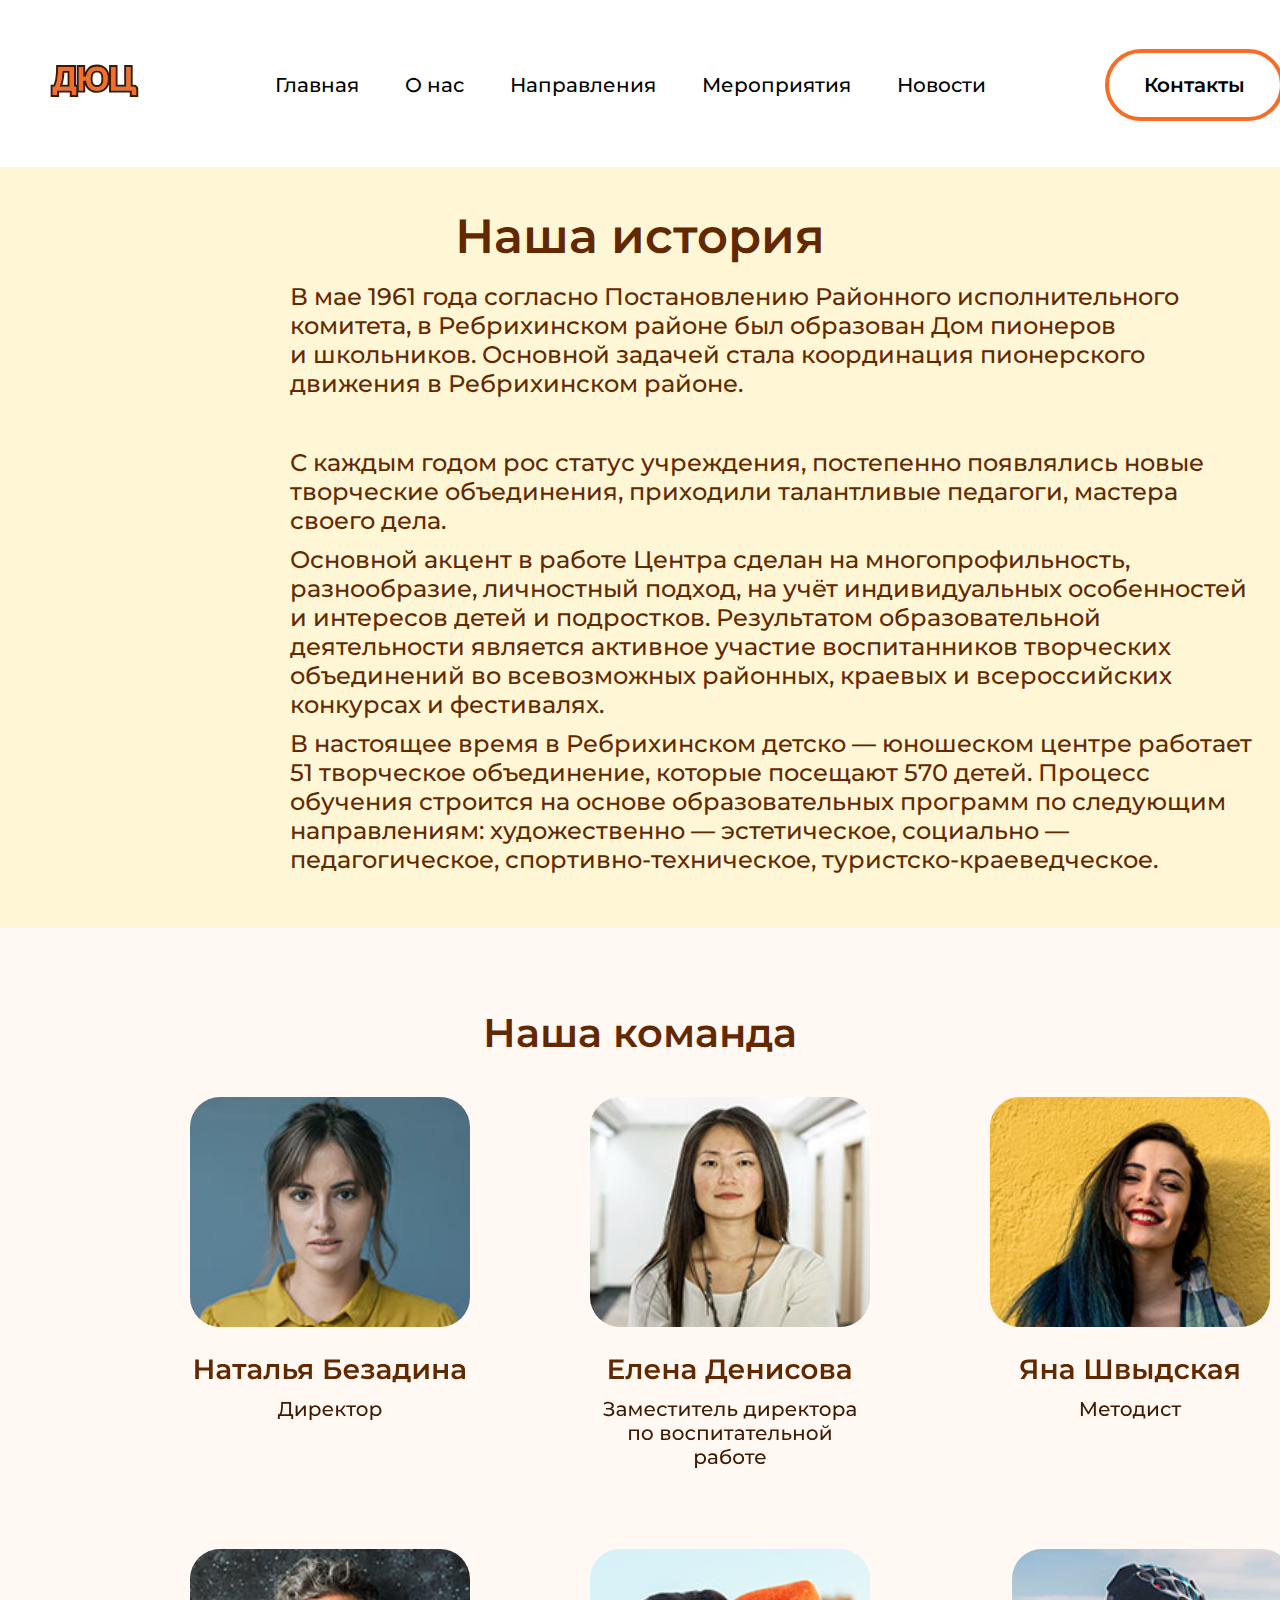
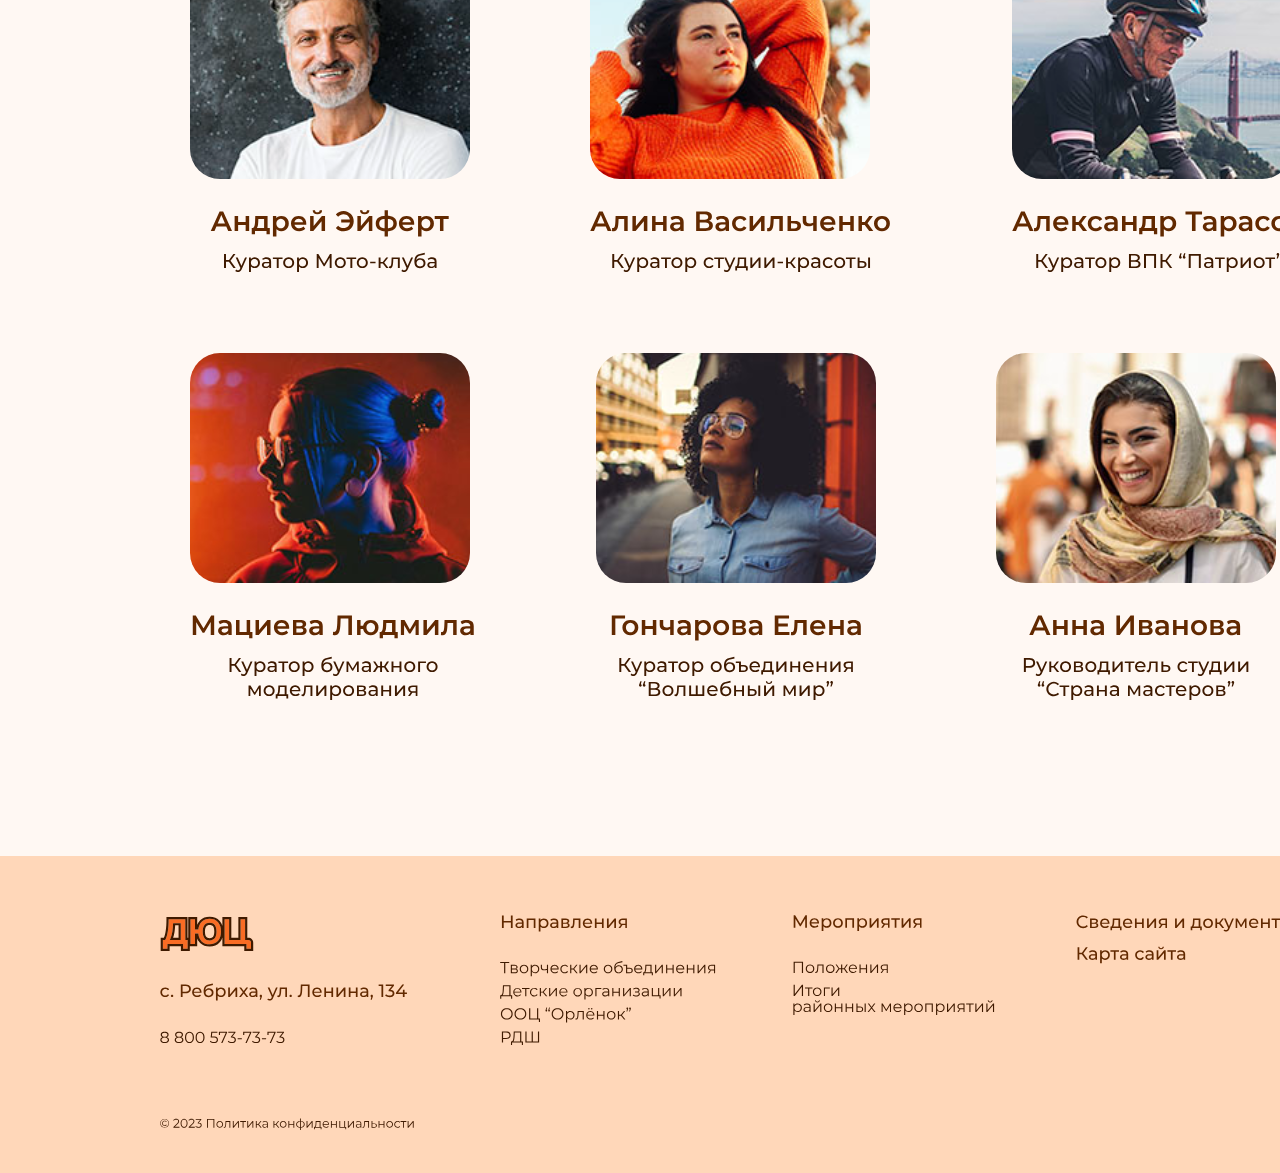
<file: about _us.html>
<!DOCTYPE html>
<html lang="en">

<head>
    <meta charset="UTF-8">
    <meta name="viewport" content="width=device-width, initial-scale=1.0">
    <title>Document</title>
    <link rel="stylesheet" href="about _us.css">
    <link rel="preconnect" href="https://fonts.googleapis.com">
    <link rel="preconnect" href="https://fonts.gstatic.com" crossorigin>
    <link href="https://fonts.googleapis.com/css2?family=Montserrat:wght@500;600&display=swap" rel="stylesheet">
</head>

<body>
    <header class="header">
        <div class="header_wrap">
            <img class="logo" src="./img/Group 17 (1).svg" alt="logo">
            <ul class="menu">
                <li><a class="menu_hover" href="index.html">Главная</li>
                <li><a class="menu_hover" href="about _us.html">О нас</li>
                <li><a class="menu_hover" href="directions.html">Направления</li>
                <li><a class="menu_hover" href="events.html">Мероприятия</li>
                <li><a class="menu_hover" href="#">Новости</li>
            </ul>
            <a class="btn" href="#">Контакты</a>
        </div>
    </header>
    <main class="main">
        <div class="history">
            <h1 class="heading">Наша история</h1>
            <div class="texts">
                <p class="text">В мае 1961 года согласно Постановлению Районного исполнительного комитета,
                    в Ребрихинском
                    районе был образован Дом пионеров и школьников. Основной задачей стала координация пионерского
                    движения
                    в Ребрихинском районе.</p>
                <p class="text1">
                    С каждым годом рос статус учреждения, постепенно появлялись новые творческие объединения, приходили
                    талантливые педагоги, мастера своего дела.</p>
                <p class="text2">
                    Основной акцент в работе Центра сделан на многопрофильность, разнообразие, личностный подход,
                    на учёт
                    индивидуальных особенностей и интересов детей и подростков. Результатом образовательной деятельности
                    является активное участие воспитанников творческих объединений во всевозможных районных, краевых
                    и всероссийских конкурсах и фестивалях.</p>
                <p class="text3">
                    В настоящее время в Ребрихинском детско — юношеском центре работает 51 творческое объединение,
                    которые
                    посещают 570 детей. Процесс обучения строится на основе образовательных программ по следующим
                    направлениям: художественно — эстетическое, социально — педагогическое, спортивно-техническое,
                    туристско-краеведческое.</p>
            </div>

        </div>
        <div class="team">
            <h1 class="team_text">Наша команда</h1>
            <img class="team_img" src="./img/Frame 2667.svg" alt="team">
        </div>
        </div>
    </main>
    <footer class="footer">
        <img src="./img/footer (1).svg" alt="footer">
    </footer>
</body>

</html>
</file>
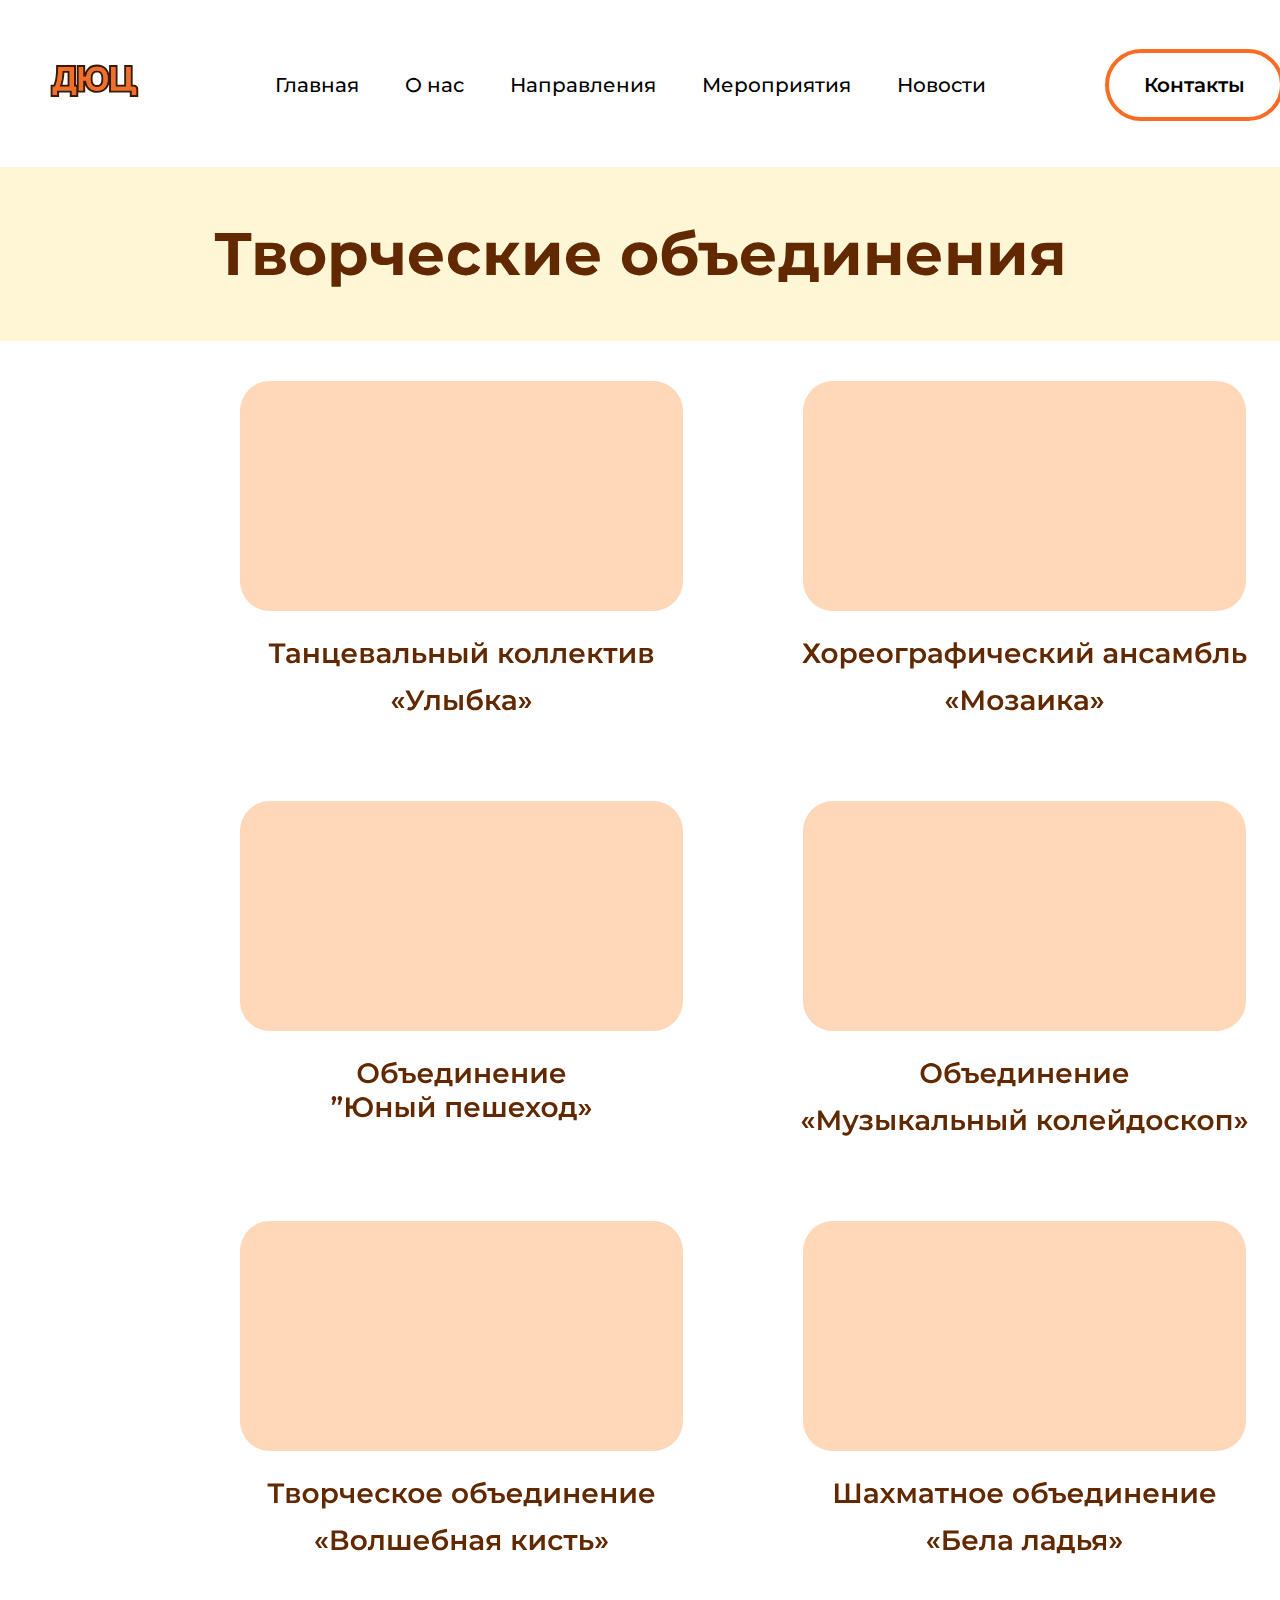
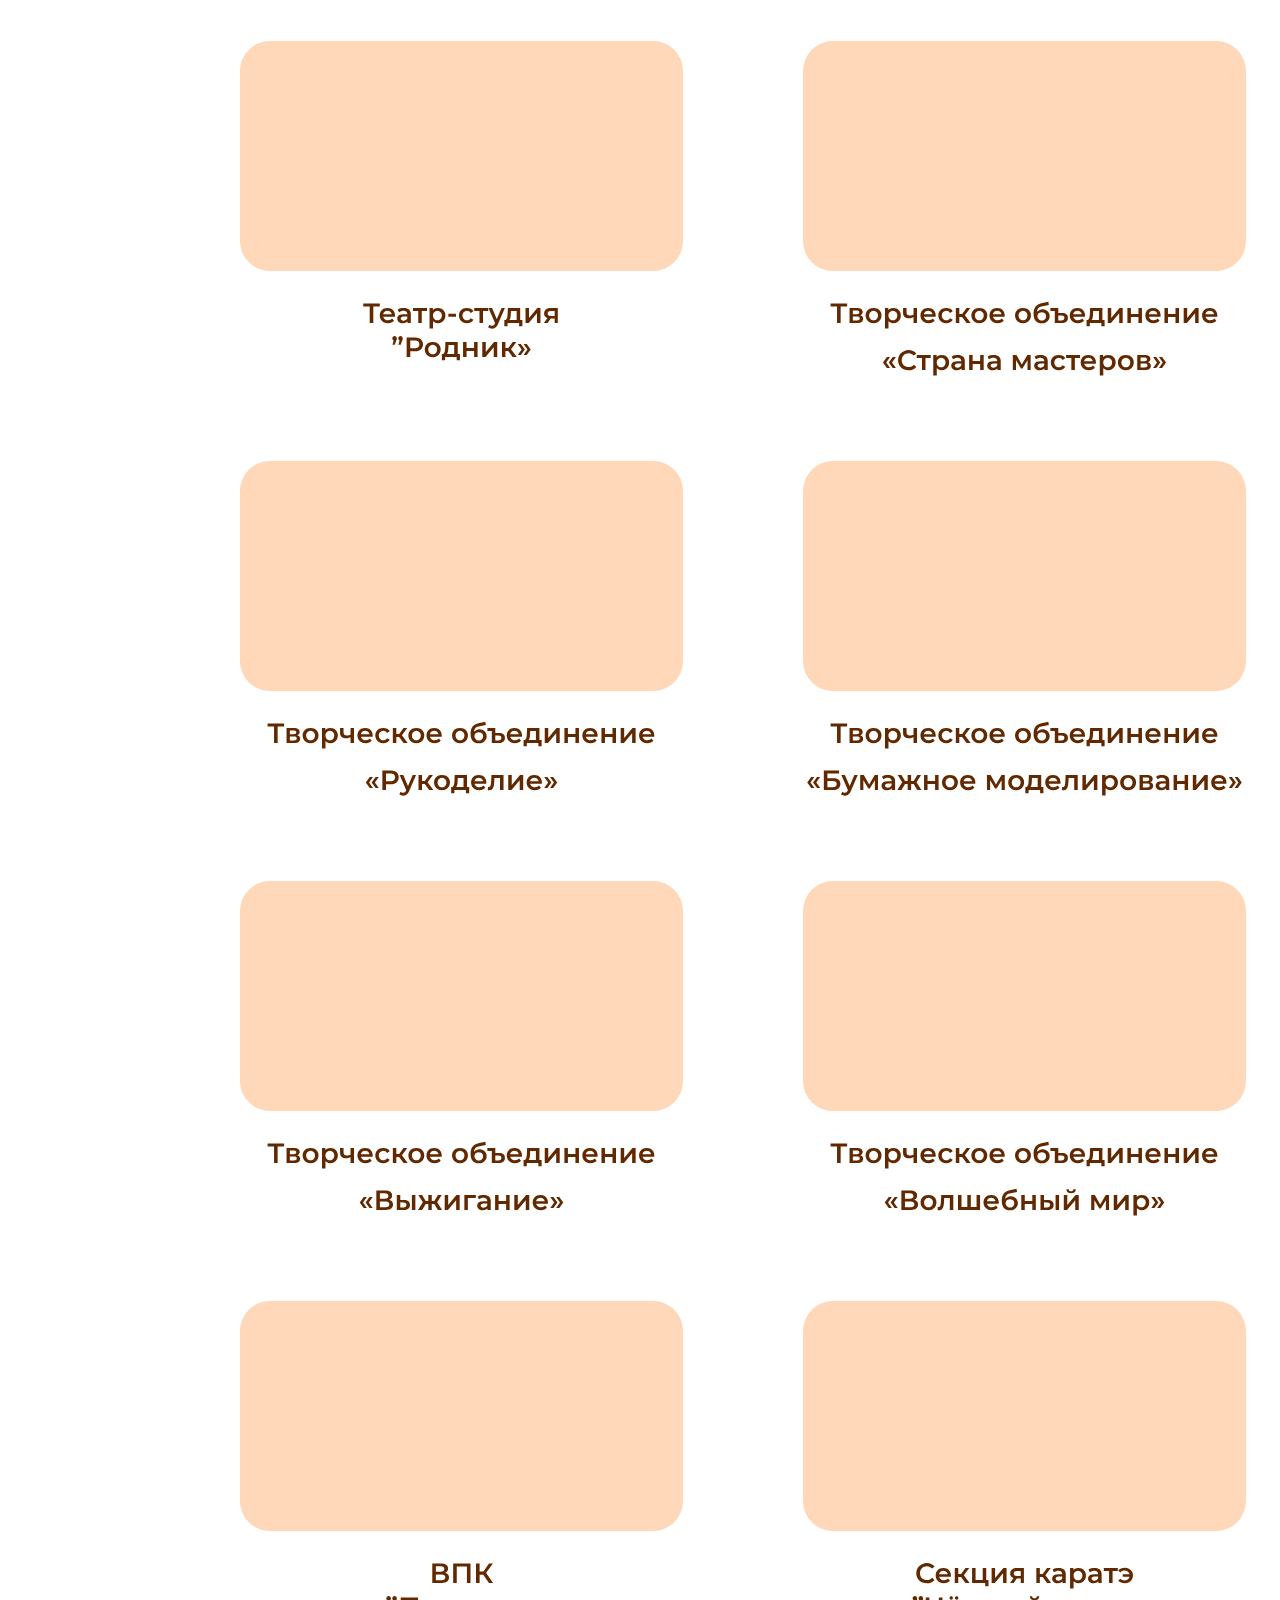
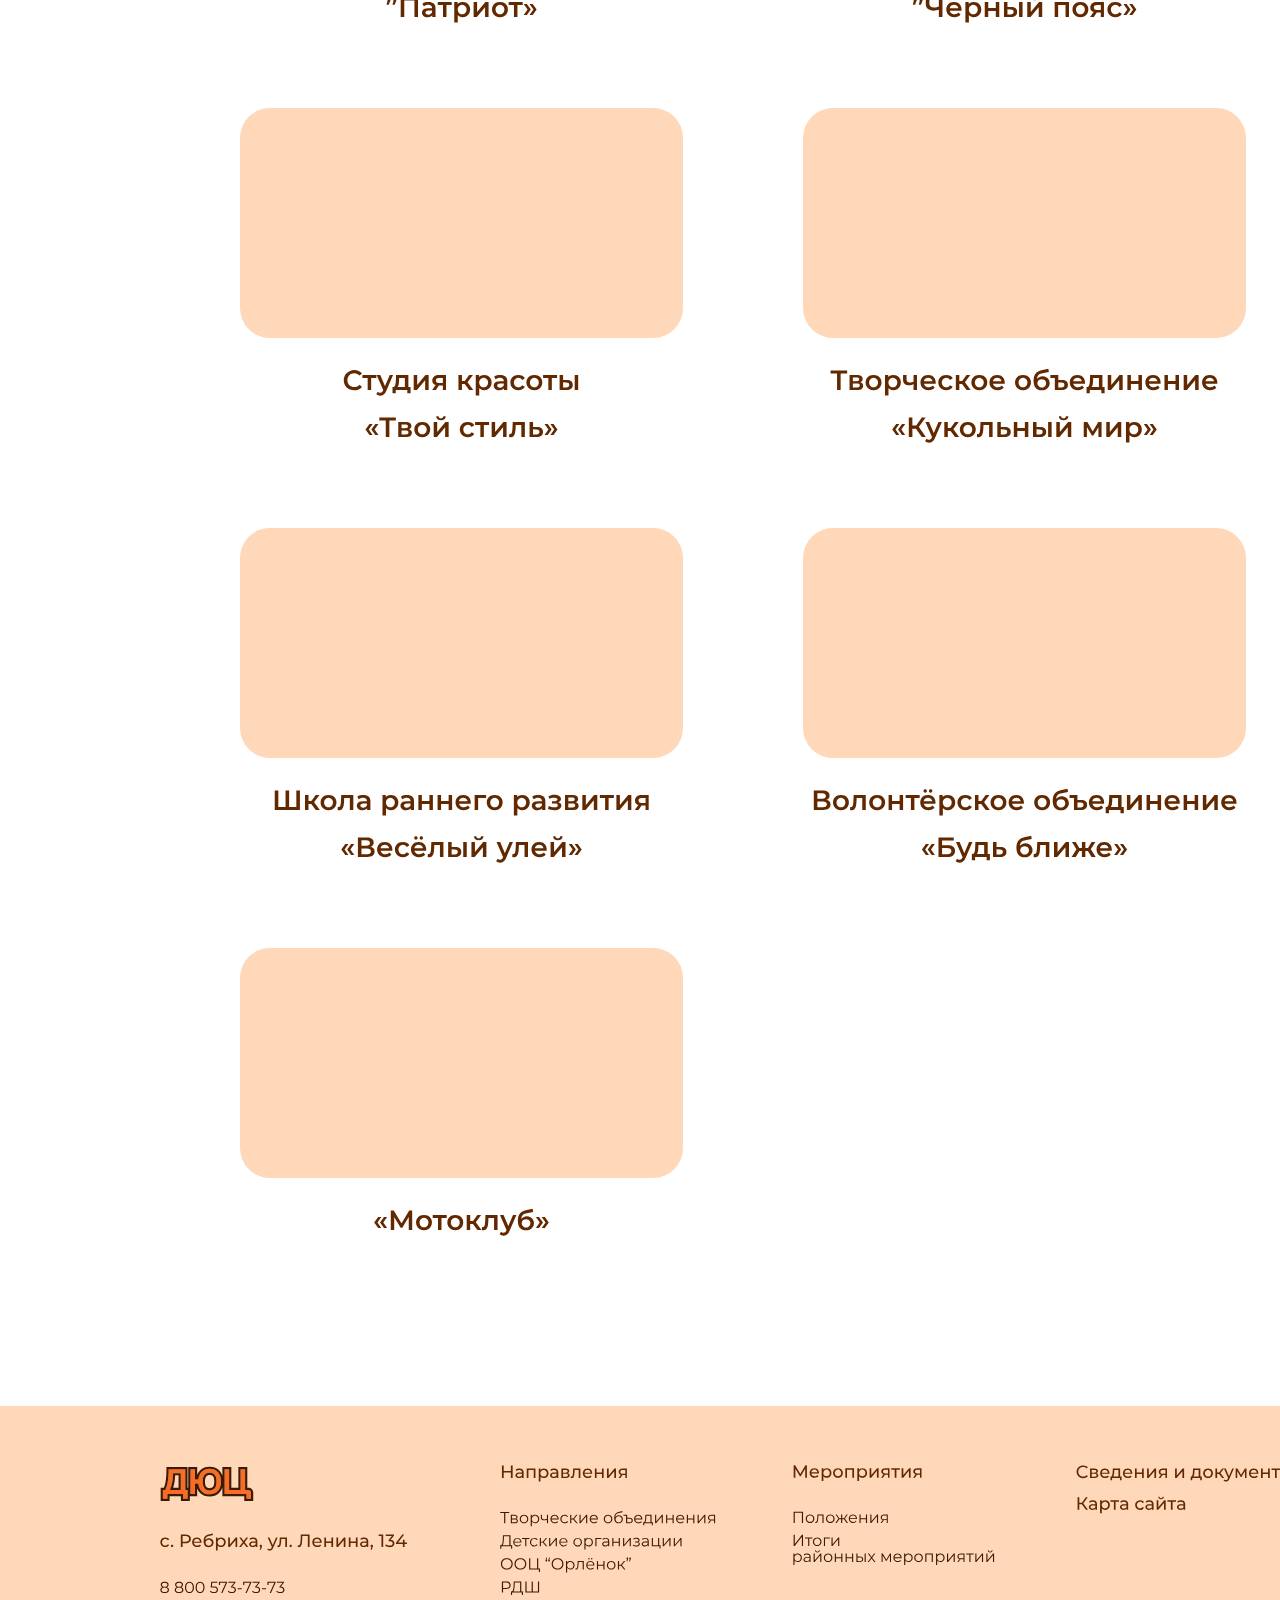
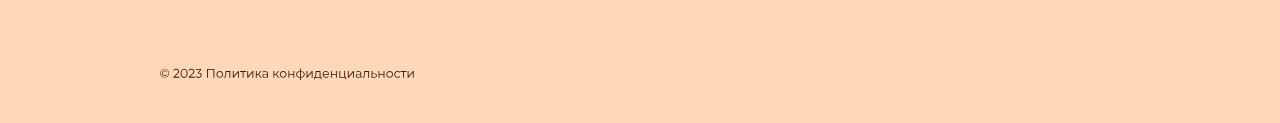
<file: directions.html>
<!DOCTYPE html>
<html lang="en">

<head>
    <meta charset="UTF-8">
    <meta name="viewport" content="width=device-width, initial-scale=1.0">
    <title>Document</title>
    <link rel="stylesheet" href="directions.css">
    <link rel="preconnect" href="https://fonts.googleapis.com">
    <link rel="preconnect" href="https://fonts.gstatic.com" crossorigin>
    <link href="https://fonts.googleapis.com/css2?family=Montserrat:wght@500;600&display=swap" rel="stylesheet">

</head>

<body>
    <header class="header">
        <div class="header_wrap">
            <img class="logo" src="./img/Group 17 (1).svg" alt="logo">
            <ul class="menu">
                <li><a class="menu_hover" href="index.html">Главная</li>
                <li><a class="menu_hover" href="about _us.html">О нас</li>
                <li><a class="menu_hover" href="directions.html">Направления</li>
                <li><a class="menu_hover" href="events.html">Мероприятия</li>
                <li><a class="menu_hover" href="#">Новости</li>
            </ul>
            <a class="btn" href="#">Контакты</a>
        </div>
    </header>
    <main class="main">
        <div class="main_heading">
            <h1 class="heading">Творческие объединения</h1>
        </div>
        <div class="blocks">
            <img src="./img/Frame 2652.svg" alt="block">
            <img class="blocks_img" src="./img/Frame 2653.svg" alt="block">
            <img class="blocks_img1" src="./img/Frame 2654.svg" alt="block">
            <img class="blocks_img2" src="./img/Frame 2655.svg" alt="block">
            <img class="blocks_img3" src="./img/Frame 2656.svg" alt="block">
            <img class="blocks_img4" src="./img/Frame 2657.svg" alt="block">
            <img class="blocks_img5" src="./img/Frame 2658.svg" alt="block">
            <img class="blocks_img6" src="./img/Frame 2659.svg" alt="block">
            <img class="blocks_img7" src="./img/Frame 2660.svg" alt="block"><br>
            <img src="./img/блоки Творческие обьединения.svg" alt="block">
        </div>
    </main>
    <footer class="footer">
        <img src="./img/footer (1).svg" alt="footer">
    </footer>
</body>

</html>
</file>
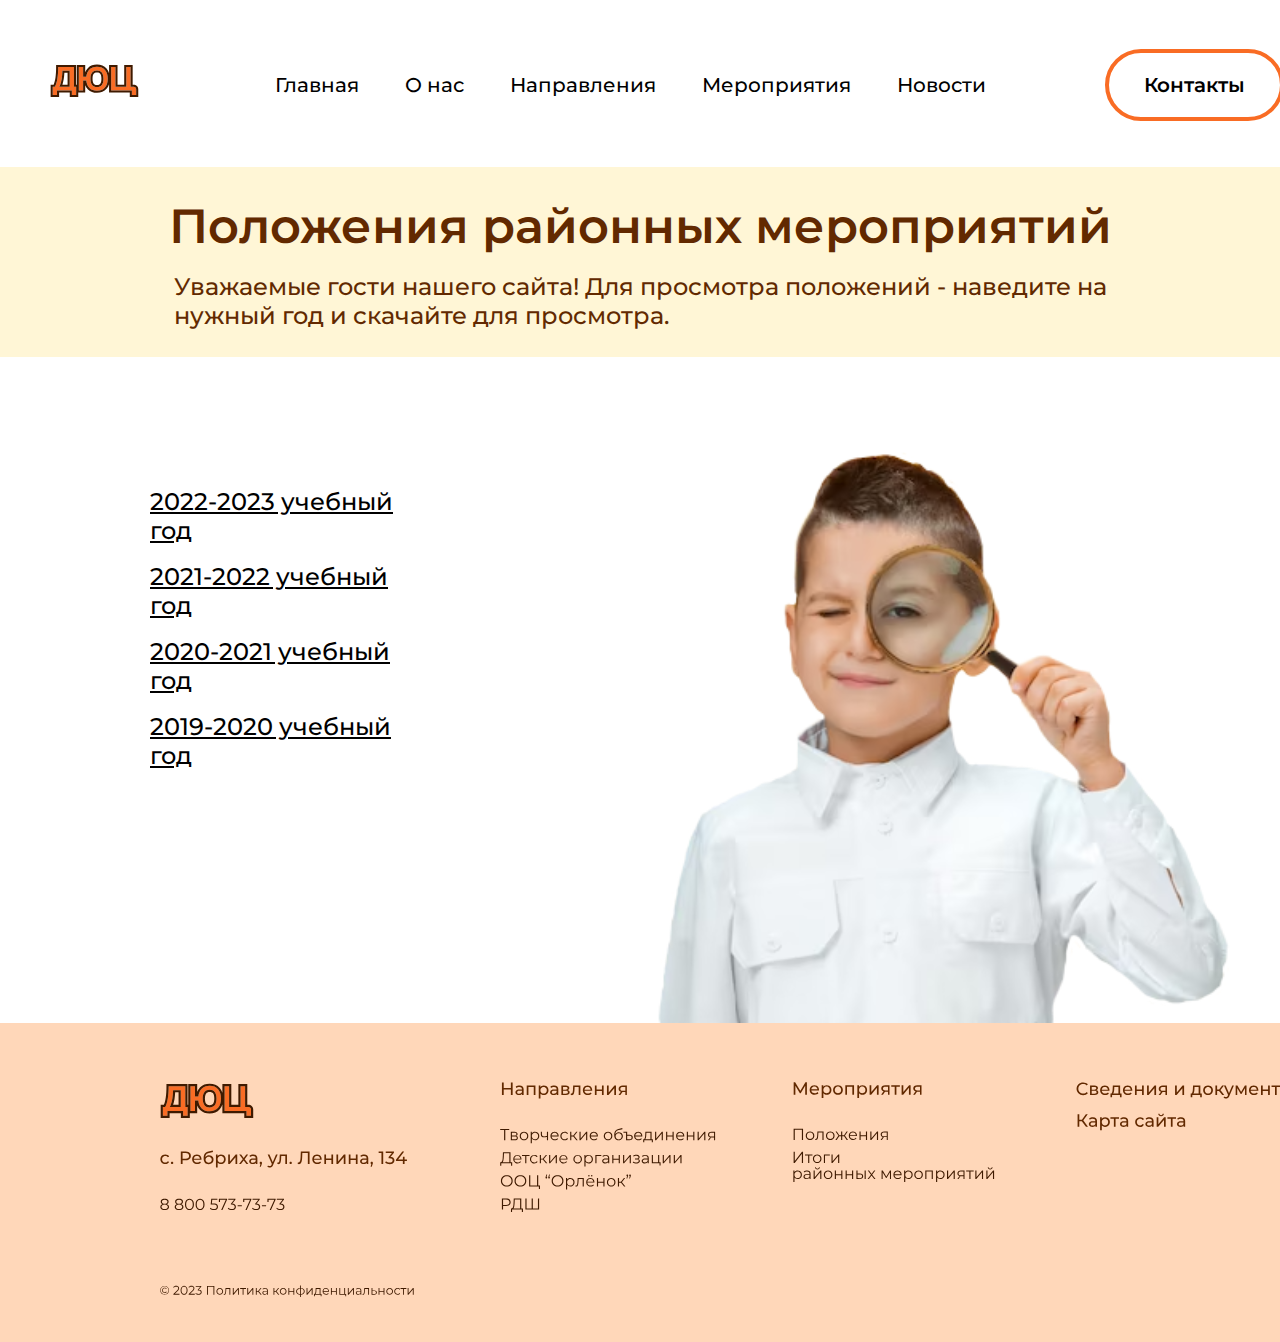
<file: events.html>
<!DOCTYPE html>
<html lang="en">

<head>
    <meta charset="UTF-8">
    <meta name="viewport" content="width=device-width, initial-scale=1.0">
    <title>Document</title>
    <link rel="stylesheet" href="events.css">
    <link rel="preconnect" href="https://fonts.googleapis.com">
    <link rel="preconnect" href="https://fonts.gstatic.com" crossorigin>
    <link href="https://fonts.googleapis.com/css2?family=Montserrat:wght@500;600&display=swap" rel="stylesheet">
</head>

<body>
    <header class="header">
        <div class="header_wrap">
            <img class="logo" src="./img/Group 17 (1).svg" alt="logo">
            <ul class="menu">
                <li><a class="menu_hover" href="index.html">Главная</li>
                <li><a class="menu_hover" href="about _us.html">О нас</li>
                <li><a class="menu_hover" href="directions.html">Направления</li>
                <li><a class="menu_hover" href="events.html">Мероприятия</li>
                <li><a class="menu_hover" href="#">Новости</li>
            </ul>
            <a class="btn" href="#">Контакты</a>
        </div>
    </header>
    <main class="main">
        <div class="heading">
            <h1 class="h1">Положения районных мероприятий</h1>
            <p class="text">Уважаемые гости нашего сайта! Для просмотра положений - наведите на<br> нужный год и
                скачайте
                для просмотра.</p>
        </div>
        <div class="content">
            <ul class="years">
                <li class="li"><a class="years_link" href="#"> 2022-2023 учебный год</li>
                <li class="li1"><a class="years_link" href="#">2021-2022 учебный год</li>
                <li class="li2"><a class="years_link" href="#">2020-2021 учебный год</li>
                <li class="li3"><a class="years_link" href="#">2019-2020 учебный год</li>
            </ul>
            <img src="./img/Little boy using magnifier looking close up.svg" alt="img">
        </div>
    </main>
    <footer class="footer">
        <img src="./img/footer (1).svg" alt="footer">
    </footer>
</body>

</html>
</file>
<file: about _us.css>
* {
    padding: 0;
    margin: 0;
}

.body {
    max-width: 1440px;
}

.logo {
    height: 34px;
    width: 91px;
    margin-top: 64px;
    margin-left: 50px;
    margin-right: 136px;
}

.header_wrap {
    display: flex;
}

.menu {
    list-style-type: none;
    display: flex;
    justify-content: space-between;
    width: 875px;
    height: 24px;
    margin-top: 73px;
}

.btn {
    margin-top: 53px;
}

.menu_hover {
    text-decoration: none;
    font-size: 20px;
    font-weight: 500;
    color: black;
    font-family: Montserrat, sans-serif;
}

.menu_hover:hover {
    text-decoration-line: overline;
    text-decoration-color: #F96C24;
    text-decoration-style: solid;

}

.btn {
    font-family: Montserrat, sans-serif;
    text-decoration: none;
    font-weight: 600;
    font-size: 20px;
    color: black;
    outline: auto;
    padding: 20px 35px;
    border-radius: 40px;
    outline-color: #F96C24;
    outline-style: solid;
    outline-width: 4px;
    margin-left: 100px;
}

.history {
    background-color: #FFF6D6;
    margin-top: 50px;
    display: flex;
    flex-direction: column;
    padding-top: 40px;
    padding-bottom: 54px;
    font-family: Montserrat, sans-serif;
    color: #622900;
}

.heading {
    display: flex;
    justify-content: center;
    padding-bottom: 17px;
    font-weight: 600;
    font-size: 48px;
}

.texts {
    display: flex;
    flex-direction: column;
    margin-left: 290px;
    width: 971px;
    font-weight: 500;
    font-size: 24px;
}

.text {
    padding-bottom: 10px;
}

.text1 {
    padding-bottom: 10px;
}

.text2 {
    padding-bottom: 10px;
}

.team {
    background-color: #FFF8F3;
    padding-top: 80px;
}

.text {
    margin-bottom: 40px;
}

.team_text {
    color: #622900;
    margin-bottom: 40px;
    font-family: Montserrat, sans-serif;
    font-size: 40px;
    font-weight: 600;
    display: flex;
    justify-content: center;
}

.team_img {
    padding-left: 190px;
    padding-bottom: 157px;
}

.footer {
    margin-top: -6px;
    background-color: #FFD7B9;
    padding-left: 120px;
}
</file>
<file: directions.css>
* {
    padding: 0;
    margin: 0;
}

.body {
    max-width: 1440px;
    background-color: #FFF8F;
}

.logo {
    height: 34px;
    width: 91px;
    margin-top: 64px;
    margin-left: 50px;
    margin-right: 136px;
}

.header_wrap {
    display: flex;
}

.menu {
    list-style-type: none;
    display: flex;
    justify-content: space-between;
    width: 875px;
    height: 24px;
    margin-top: 73px;
}

.btn {
    margin-top: 53px;
}

.menu_hover {
    text-decoration: none;
    font-size: 20px;
    font-weight: 500;
    color: black;
    font-family: Montserrat, sans-serif;
}

.menu_hover:hover {
    text-decoration-line: overline;
    text-decoration-color: #F96C24;
    text-decoration-style: solid;

}

.btn {
    font-family: Montserrat, sans-serif;
    text-decoration: none;
    font-weight: 600;
    font-size: 20px;
    color: black;
    outline: auto;
    padding: 20px 35px;
    border-radius: 40px;
    outline-color: #F96C24;
    outline-style: solid;
    outline-width: 4px;
    margin-left: 100px;
}

.main_heading {
    margin-top: 50px;
    padding-top: 50px;
    padding-bottom: 51px;
    background-color: #FFF6D6;
    font-family: Montserrat, sans-serif;
    font-size: 30px;
    display: flex;
    justify-content: center;
    color: #622900;
}

.blocks {
    padding-top: 40px;
    padding-left: 240px;
    margin-bottom: 169px;
}

.blocks_img {
    margin-top: 80px;
}

.blocks_img1 {
    margin-top: 80px;
}

.blocks_img2 {
    margin-top: 80px;
}

.blocks_img3 {
    margin-top: 80px;
}

.blocks_img4 {
    margin-top: 80px;
}

.blocks_img5 {
    margin-top: 80px;
}

.blocks_img6 {
    margin-top: 80px;
}

.blocks_img7 {
    margin-top: 80px;
    margin-bottom: 80px;
}










.footer {
    margin-top: -4px;
    background-color: #FFD7B9;
    padding-left: 120px;
}
</file>
<file: events.css>
* {
    padding: 0;
    margin: 0;
}

.body {
    max-width: 1440px;
    background-color: #FFF8F;
}

.logo {
    height: 34px;
    width: 91px;
    margin-top: 64px;
    margin-left: 50px;
    margin-right: 136px;
}

.header_wrap {
    display: flex;
}

.menu {
    list-style-type: none;
    display: flex;
    justify-content: space-between;
    width: 875px;
    height: 24px;
    margin-top: 73px;
}

.btn {
    margin-top: 53px;
}

.menu_hover {
    text-decoration: none;
    font-size: 20px;
    font-weight: 500;
    color: black;
    font-family: Montserrat, sans-serif;
}

.menu_hover:hover {
    text-decoration-line: overline;
    text-decoration-color: #F96C24;
    text-decoration-style: solid;

}

.btn {
    font-family: Montserrat, sans-serif;
    text-decoration: none;
    font-weight: 600;
    font-size: 20px;
    color: black;
    outline: auto;
    padding: 20px 35px;
    border-radius: 40px;
    outline-color: #F96C24;
    outline-style: solid;
    outline-width: 4px;
    margin-left: 100px;
}

.heading {
    background-color: #FFF6D6;
    margin-top: 50px;
    padding-top: 30px;
    padding-bottom: 27px;
    display: flex;
    flex-direction: column;
    color: #622900;
}

.h1 {
    display: flex;
    justify-content: center;
    font-family: Montserrat, sans-serif;
    font-weight: 600;
    font-size: 48px;
}

.text {
    padding-top: 17px;
    display: flex;
    justify-content: center;
    font-family: Montserrat, sans-serif;
    font-weight: 500;
    font-size: 24px;
}

.content {
    display: flex;
    justify-content: space-between;

}

.years {
    margin-left: 150px;
    list-style-type: none;
    margin-top: 130px;
}

.years_link {
    font-family: Montserrat, sans-serif;
    font-weight: 500;
    font-size: 24px;
    color: black;
}

.li {
    padding-bottom: 17px;
}

.li1 {
    padding-bottom: 17px;
}

.li2 {
    padding-bottom: 17px;
}


.footer {
    margin-top: -6px;
    background-color: #FFD7B9;
    padding-left: 120px;
}
</file>
